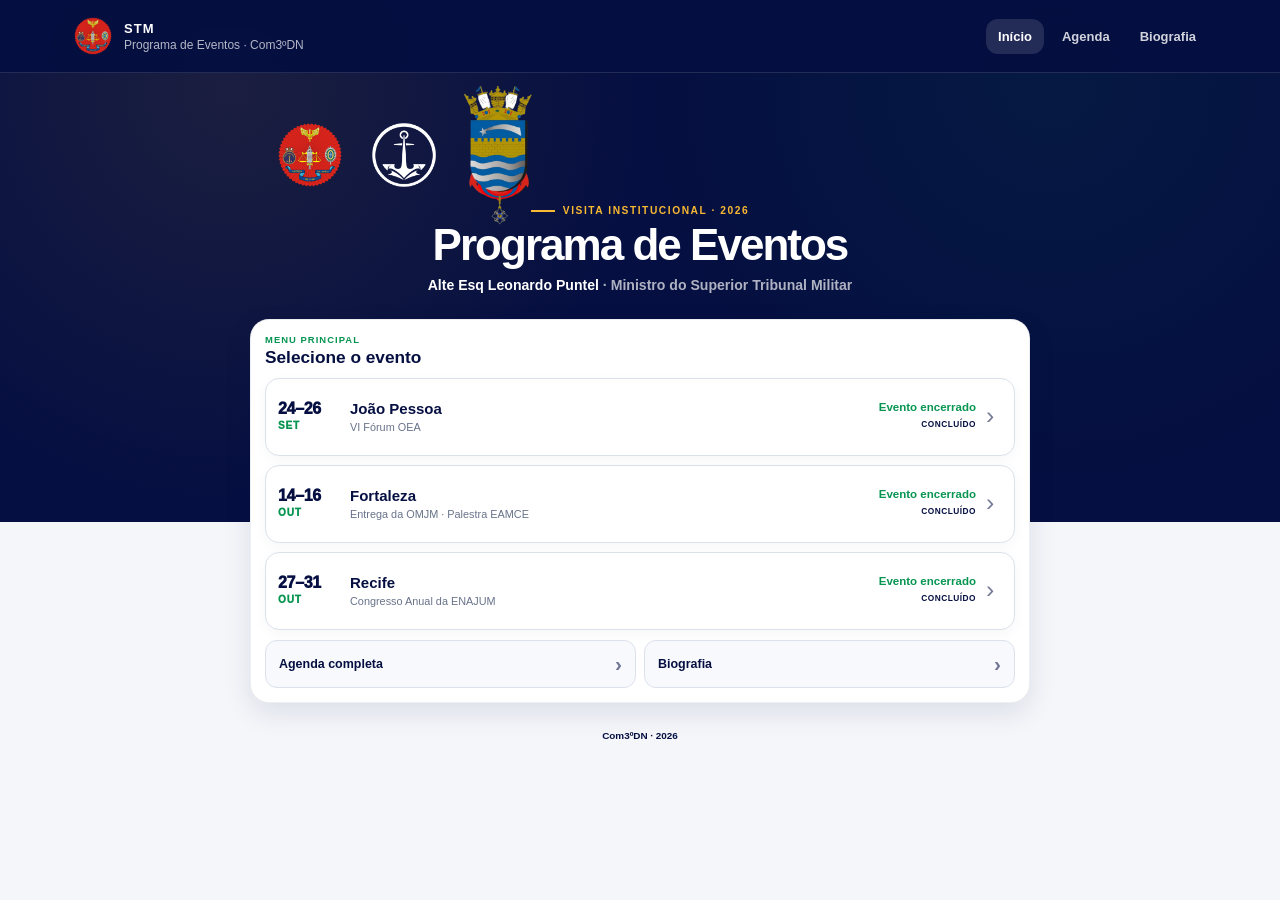
<file: index.html>
<!doctype html>
<html lang="pt-BR">
<head>
  <meta charset="utf-8">
  <meta name="viewport" content="width=device-width, initial-scale=1, viewport-fit=cover">
  <meta name="apple-mobile-web-app-capable" content="yes">
  <meta name="apple-mobile-web-app-status-bar-style" content="black-translucent">
  <meta name="mobile-web-app-capable" content="yes">
  <meta name="theme-color" content="#050F41">
  <meta name="description" content="Programa de eventos da visita do Almirante de Esquadra Leonardo Puntel na área do Comando do 3º Distrito Naval.">
  <title>Programa de Eventos — Alte Esq Leonardo Puntel</title>
  <link rel="manifest" href="manifest.webmanifest">
  <link rel="icon" href="assets/img/brasao-stm.png">
  <link rel="stylesheet" href="css/styles.css">
</head>
<body data-page="home" class="landing-page">
<a class="skip-link" href="#conteudo">Ir para o conteúdo</a>

<header class="site-header landing-desktop-header">
  <div class="header-inner">
    <div class="brand-mini">
      <img src="assets/img/brasao-stm.png" alt="Brasão do Superior Tribunal Militar">
      <div><strong>STM</strong><span>Programa de Eventos · Com3ºDN</span></div>
    </div>
    <nav class="main-nav" aria-label="Navegação principal">
      <a href="index.html" data-nav="home">Início</a>
      <a href="agenda.html" data-nav="agenda">Agenda</a>
      <a href="biografia.html" data-nav="bio">Biografia</a>
    </nav>
  </div>
</header>

<main id="conteudo" class="landing-shell landing-menu-only">
  <section class="landing-hero landing-hero-compact" aria-labelledby="landing-title">
    <div class="landing-logos" aria-label="Identidades institucionais">
      <div class="landing-logo-cell"><img src="assets/img/brasao-stm.png" alt="Brasão do Superior Tribunal Militar"></div>
      <div class="landing-logo-cell"><img src="assets/img/marca-marinha-branca.png" alt="Marca da Marinha do Brasil em branco"></div>
      <div class="landing-logo-cell"><img class="landing-logo-com3dn" src="assets/img/brasao-com3dn.png" alt="Brasão do Comando do 3º Distrito Naval"></div>
    </div>
    <div class="landing-kicker">Visita Institucional · 2026</div>
    <h1 id="landing-title">Programa de Eventos</h1>
    <p class="landing-authority-line">Alte Esq Leonardo Puntel <span>· Ministro do Superior Tribunal Militar</span></p>
  </section>

  <section class="landing-actions" aria-labelledby="menu-title">
    <div class="landing-card landing-card-menu">
      <div class="landing-card-head landing-card-head-simple">
        <div>
          <span class="landing-card-kicker">Menu principal</span>
          <h2 id="menu-title">Selecione o evento</h2>
        </div>
      </div>

      <div class="landing-grid landing-grid-events">
        <a class="landing-button landing-event-button" href="agenda.html#joao-pessoa" data-event-link="joao-pessoa">
          <span class="landing-date">24–26<br><small>SET</small></span>
          <span class="landing-button-copy"><strong>João Pessoa</strong><small>VI Fórum OEA</small></span>
          <span class="landing-button-meta"><b data-countdown-id="joao-pessoa">--</b><em data-status-id="joao-pessoa"></em></span>
          <span class="landing-chevron" aria-hidden="true">›</span>
        </a>

        <a class="landing-button landing-event-button" href="agenda.html#fortaleza" data-event-link="fortaleza">
          <span class="landing-date">14–16<br><small>OUT</small></span>
          <span class="landing-button-copy"><strong>Fortaleza</strong><small>Entrega da OMJM · Palestra EAMCE</small></span>
          <span class="landing-button-meta"><b data-countdown-id="fortaleza">--</b><em data-status-id="fortaleza"></em></span>
          <span class="landing-chevron" aria-hidden="true">›</span>
        </a>

        <a class="landing-button landing-event-button" href="agenda.html#recife" data-event-link="recife">
          <span class="landing-date">27–31<br><small>OUT</small></span>
          <span class="landing-button-copy"><strong>Recife</strong><small>Congresso Anual da ENAJUM</small></span>
          <span class="landing-button-meta"><b data-countdown-id="recife">--</b><em data-status-id="recife"></em></span>
          <span class="landing-chevron" aria-hidden="true">›</span>
        </a>
      </div>

      <div class="landing-quick-links">
        <a href="agenda.html"><span>Agenda completa</span><b>›</b></a>
        <a href="biografia.html"><span>Biografia</span><b>›</b></a>
      </div>
    </div>
  </section>

  <footer class="landing-footer"><strong>Com3ºDN · 2026</strong></footer>
</main>

<script src="js/data.js"></script>
<script src="js/app.js"></script>
</body>
</html>
</file>
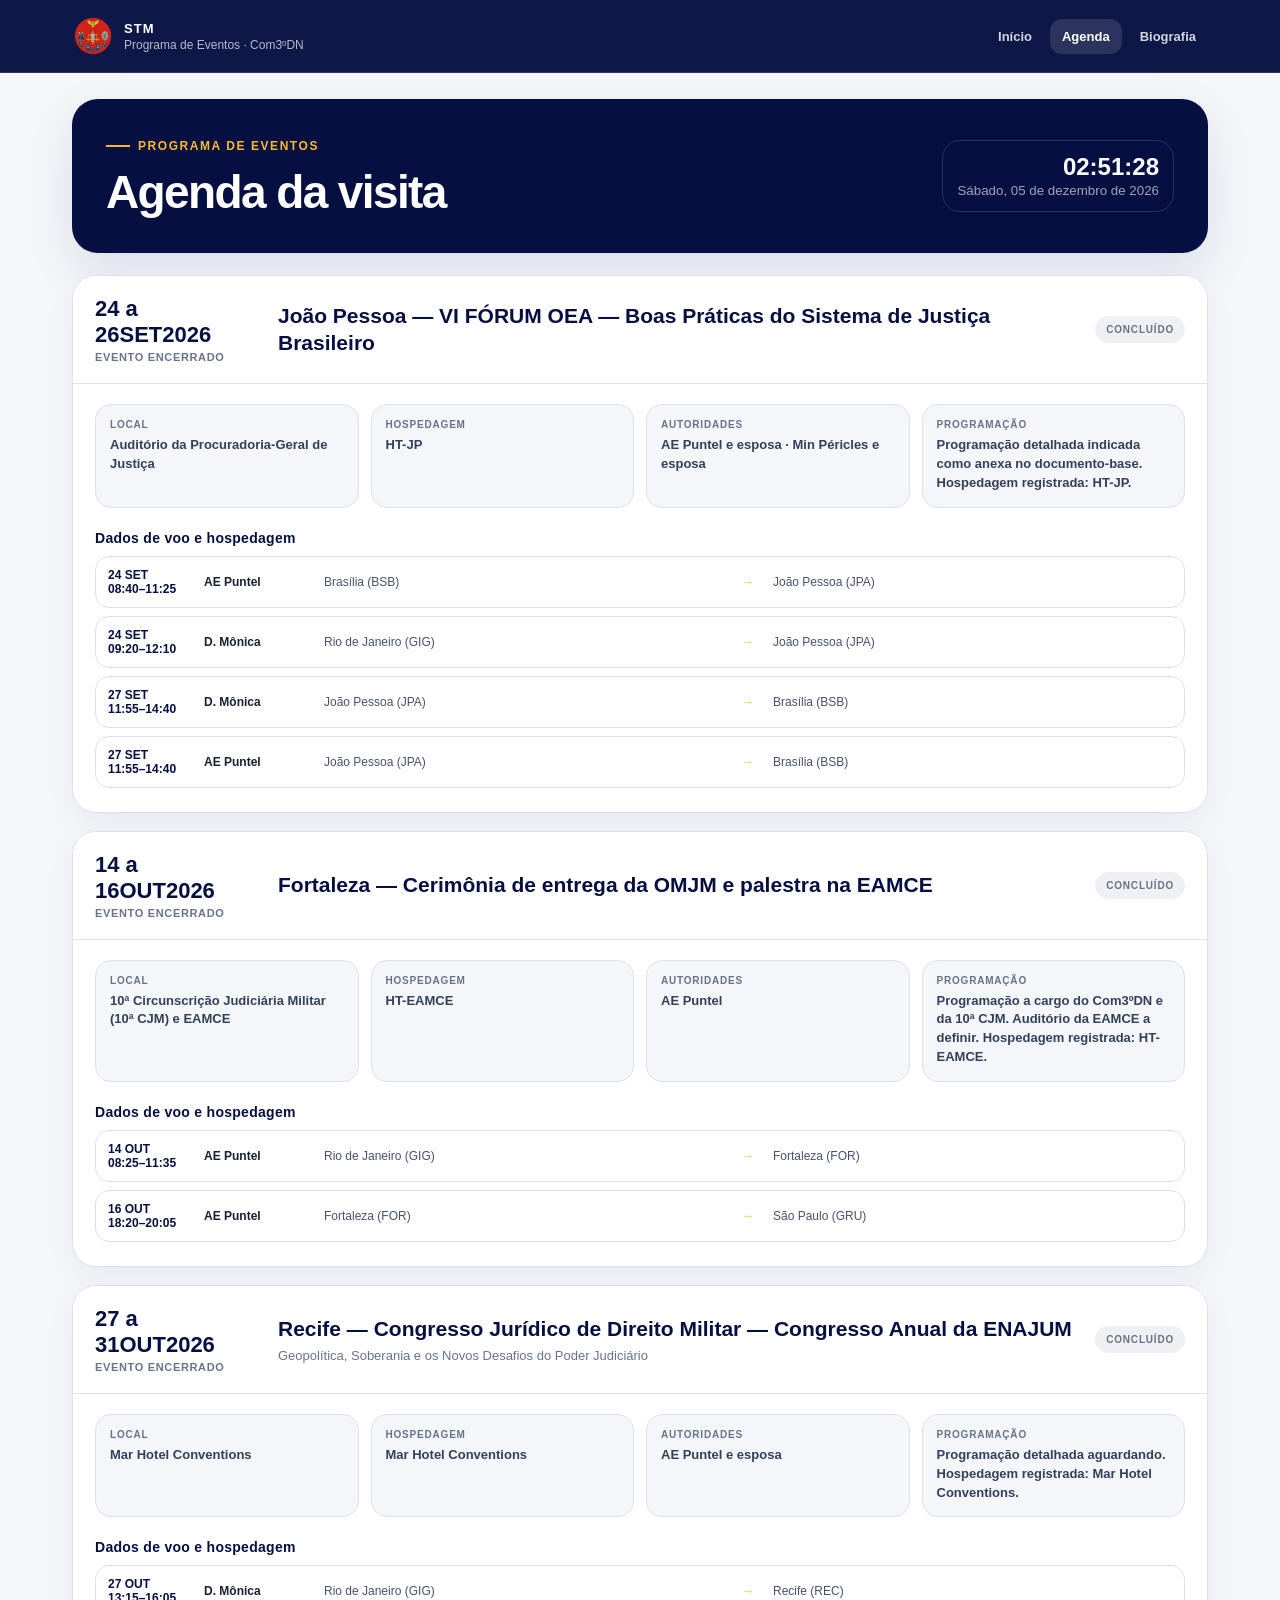
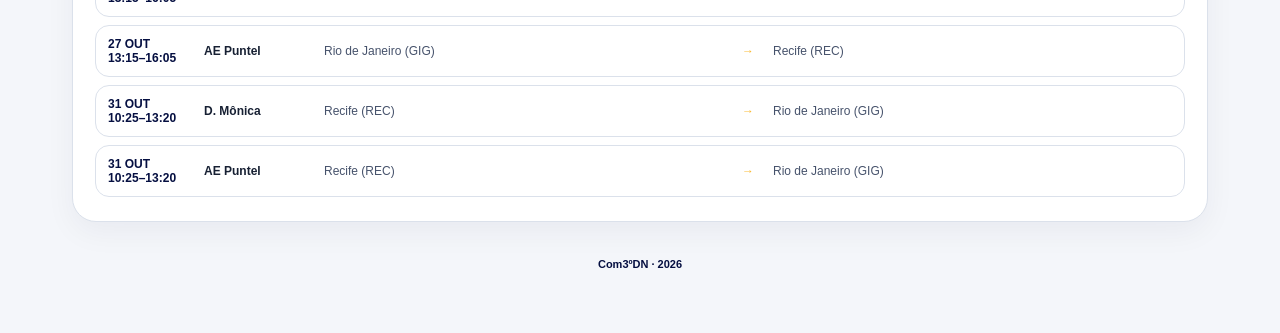
<file: agenda.html>
<!doctype html>
<html lang="pt-BR">
<head>
  <meta charset="utf-8">
  <meta name="viewport" content="width=device-width, initial-scale=1, viewport-fit=cover">
  <meta name="theme-color" content="#050F41">
  <title>Agenda — Alte Esq Leonardo Puntel</title>
  <link rel="manifest" href="manifest.webmanifest">
  <link rel="icon" href="assets/img/brasao-stm.png">
  <link rel="stylesheet" href="css/styles.css">
</head>
<body data-page="agenda">
<a class="skip-link" href="#conteudo">Ir para o conteúdo</a>
<header class="site-header">
  <div class="header-inner">
    <div class="brand-mini"><img src="assets/img/brasao-stm.png" alt="Brasão do Superior Tribunal Militar"><div><strong>STM</strong><span>Programa de Eventos · Com3ºDN</span></div></div>
    <nav class="main-nav" aria-label="Navegação principal"><a href="index.html" data-nav="home">Início</a><a href="agenda.html" data-nav="agenda">Agenda</a><a href="biografia.html" data-nav="bio">Biografia</a></nav>
  </div>
</header>
<main id="conteudo" class="page-shell">
  <section class="page-title-card page-title-card-simple">
    <div><div class="eyebrow">Programa de Eventos</div><h1>Agenda da visita</h1></div>
    <div class="mini-clock"><strong data-live-clock>--:--:--</strong><small data-live-date>--</small></div>
  </section>
  <div id="agenda-stack" class="agenda-stack"></div>
  <footer class="site-footer"><strong>Com3ºDN · 2026</strong></footer>
</main>
<script src="js/data.js"></script>
<script src="js/app.js"></script>
</body>
</html>
</file>
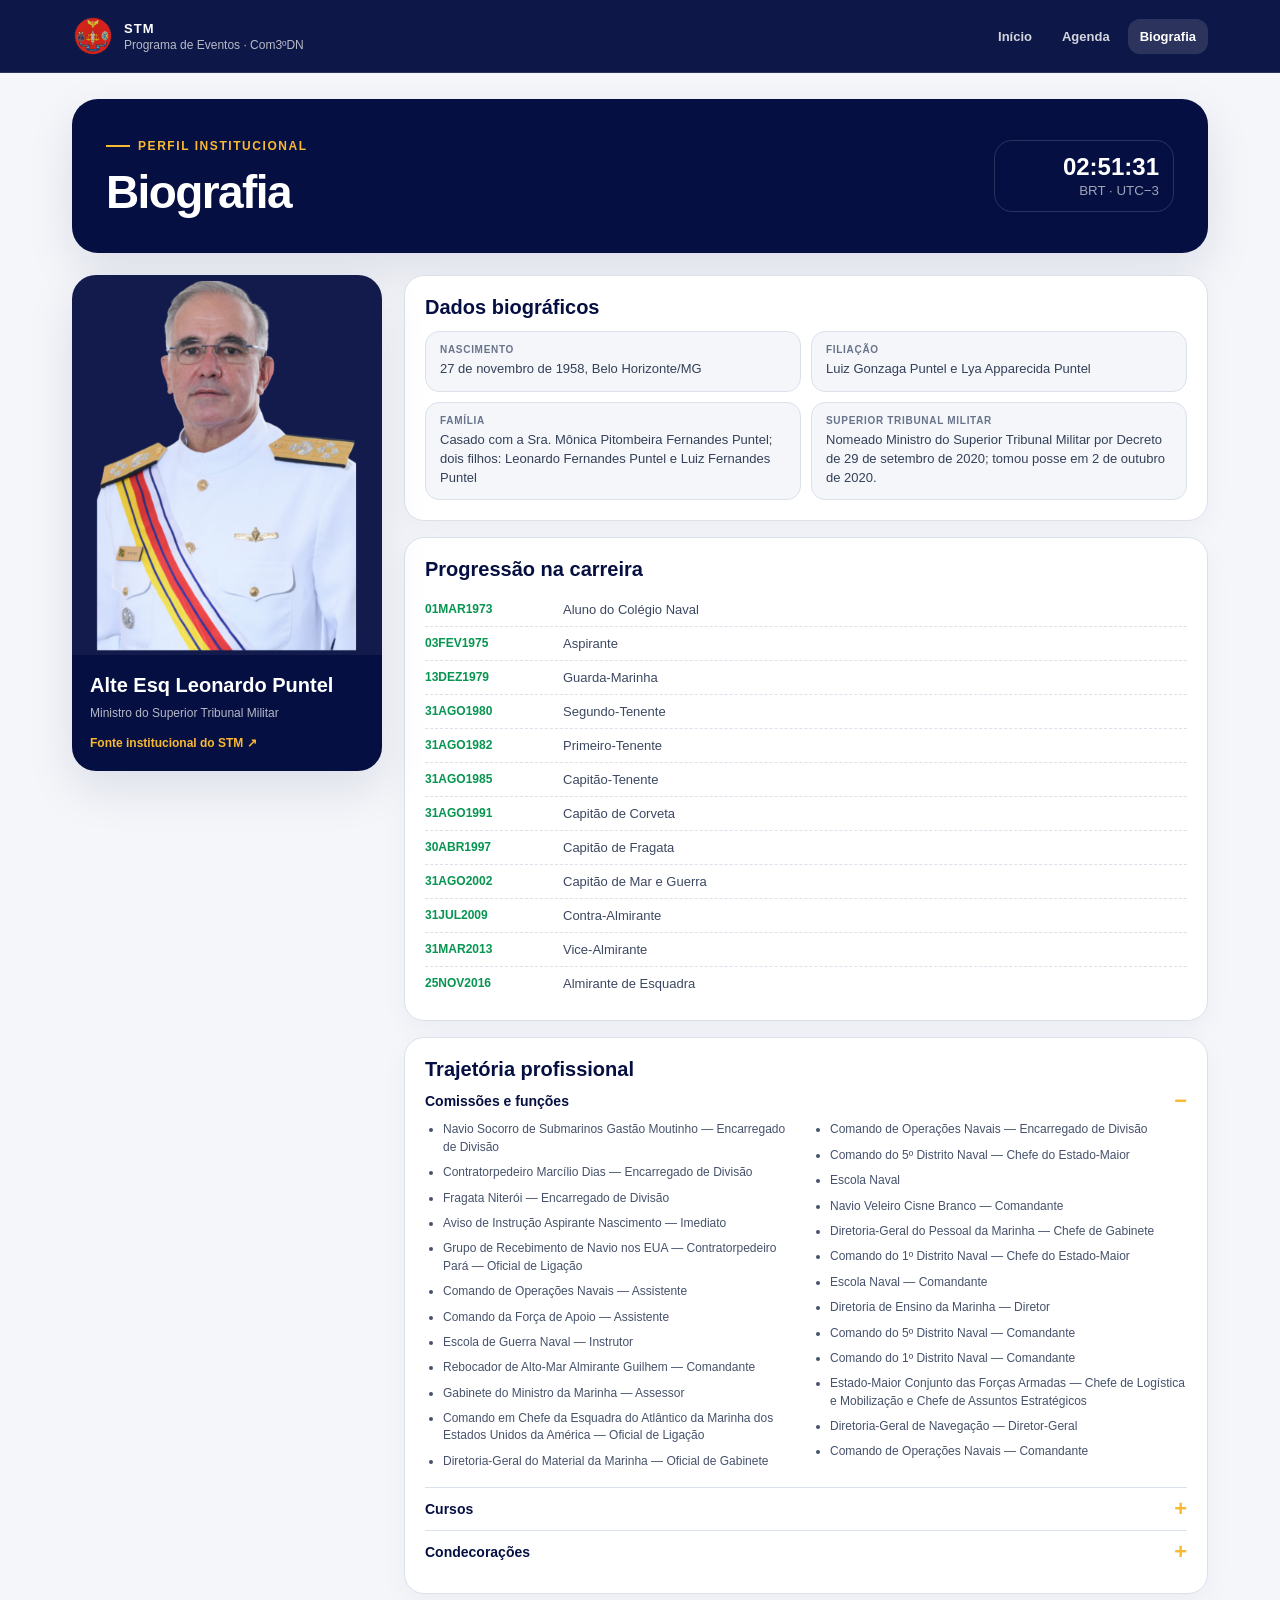
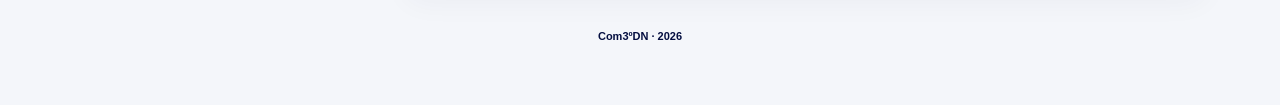
<file: biografia.html>
<!doctype html>
<html lang="pt-BR">
<head>
  <meta charset="utf-8">
  <meta name="viewport" content="width=device-width, initial-scale=1, viewport-fit=cover">
  <meta name="theme-color" content="#050F41">
  <title>Biografia — Alte Esq Leonardo Puntel</title>
  <link rel="manifest" href="manifest.webmanifest">
  <link rel="icon" href="assets/img/brasao-stm.png">
  <link rel="stylesheet" href="css/styles.css">
</head>
<body data-page="bio">
<a class="skip-link" href="#conteudo">Ir para o conteúdo</a>
<header class="site-header">
  <div class="header-inner">
    <div class="brand-mini"><img src="assets/img/brasao-stm.png" alt="Brasão do Superior Tribunal Militar"><div><strong>STM</strong><span>Programa de Eventos · Com3ºDN</span></div></div>
    <nav class="main-nav" aria-label="Navegação principal"><a href="index.html" data-nav="home">Início</a><a href="agenda.html" data-nav="agenda">Agenda</a><a href="biografia.html" data-nav="bio">Biografia</a></nav>
  </div>
</header>
<main id="conteudo" class="page-shell">
  <section class="page-title-card page-title-card-simple">
    <div><div class="eyebrow">Perfil institucional</div><h1>Biografia</h1></div>
    <div class="mini-clock"><strong data-live-clock>--:--:--</strong><small>BRT · UTC−3</small></div>
  </section>

  <div class="bio-layout">
    <aside class="bio-aside">
      <div class="portrait"><img src="assets/img/alte-esq-puntel.png" alt="Retrato oficial do Almirante de Esquadra Leonardo Puntel"></div>
      <div class="bio-mini"><h2>Alte Esq Leonardo Puntel</h2><p>Ministro do Superior Tribunal Militar</p><a href="https://dspace.stm.jus.br/handle/123456789/164437" target="_blank" rel="noopener noreferrer">Fonte institucional do STM ↗</a></div>
    </aside>

    <div class="bio-main">
      <section class="bio-card"><h2>Dados biográficos</h2><div id="bio-facts" class="fact-list"></div></section>
      <section class="bio-card"><h2>Progressão na carreira</h2><div id="rank-timeline" class="timeline"></div></section>
      <section class="bio-card details-card">
        <h2>Trajetória profissional</h2>
        <details open><summary>Comissões e funções</summary><ul id="commissions-list" class="plain-list"></ul></details>
        <details><summary>Cursos</summary><ul id="courses-list" class="plain-list"></ul></details>
        <details><summary>Condecorações</summary><ul id="decorations-list" class="plain-list"></ul></details>
      </section>
    </div>
  </div>
  <footer class="site-footer"><strong>Com3ºDN · 2026</strong></footer>
</main>
<script src="js/data.js"></script>
<script src="js/app.js"></script>
</body>
</html>
</file>
<file: css/styles.css>
:root {
  --navy: #050f41;
  --navy-2: #0a1a59;
  --green: #079551;
  --gold: #fab932;
  --red: #c42126;
  --bg: #f4f6fa;
  --surface: #ffffff;
  --surface-2: #eef2f8;
  --text: #172033;
  --muted: #68738a;
  --line: #dbe1eb;
  --shadow: 0 18px 48px rgba(5, 15, 65, 0.10);
  --radius: 22px;
  --header-h: 72px;
}

* { box-sizing: border-box; }
html { scroll-behavior: smooth; }
body {
  margin: 0;
  background: var(--bg);
  color: var(--text);
  font-family: Roboto, Arial, Helvetica, sans-serif;
  -webkit-font-smoothing: antialiased;
  text-rendering: optimizeLegibility;
}

img { max-width: 100%; display: block; }
a { color: inherit; }
button, a { -webkit-tap-highlight-color: transparent; }

.skip-link {
  position: absolute;
  left: -999px;
  top: 0;
  z-index: 9999;
  background: #fff;
  color: var(--navy);
  padding: 12px 18px;
}
.skip-link:focus { left: 12px; top: 12px; }

.site-header {
  position: sticky;
  top: 0;
  z-index: 50;
  min-height: var(--header-h);
  background: rgba(5, 15, 65, .96);
  backdrop-filter: blur(12px);
  color: #fff;
  border-bottom: 1px solid rgba(255,255,255,.12);
}
.header-inner {
  max-width: 1180px;
  margin: 0 auto;
  min-height: var(--header-h);
  display: flex;
  align-items: center;
  gap: 18px;
  padding: 10px 22px;
}
.brand-mini {
  display: flex;
  align-items: center;
  gap: 10px;
  min-width: 0;
}
.brand-mini img {
  width: 42px;
  height: 42px;
  object-fit: contain;
}
.brand-mini strong {
  display: block;
  font-size: 13px;
  letter-spacing: .08em;
  text-transform: uppercase;
}
.brand-mini span {
  display: block;
  color: rgba(255,255,255,.70);
  font-size: 12px;
  margin-top: 2px;
}
.main-nav {
  margin-left: auto;
  display: flex;
  gap: 6px;
  align-items: center;
}
.main-nav a {
  color: rgba(255,255,255,.82);
  text-decoration: none;
  font-weight: 700;
  font-size: 13px;
  padding: 10px 12px;
  border-radius: 12px;
}
.main-nav a:hover, .main-nav a[aria-current="page"] {
  background: rgba(255,255,255,.12);
  color: #fff;
}

.page-shell {
  max-width: 1180px;
  margin: 0 auto;
  padding: 26px 22px 60px;
}

.hero {
  overflow: hidden;
  position: relative;
  background: var(--navy);
  color: #fff;
  border-radius: 30px;
  box-shadow: var(--shadow);
  min-height: 520px;
  display: grid;
  grid-template-columns: 1.25fr .75fr;
}
.hero::before {
  content: "";
  position: absolute;
  inset: auto -120px -210px auto;
  width: 560px;
  height: 560px;
  border-radius: 50%;
  border: 90px solid rgba(250,185,50,.08);
}
.hero-copy {
  padding: 58px 48px 44px;
  display: flex;
  flex-direction: column;
  position: relative;
  z-index: 2;
}
.logo-row {
  display: flex;
  align-items: center;
  gap: 18px;
  margin-bottom: 36px;
}
.logo-row .logo-cell {
  width: 78px;
  height: 78px;
  display: grid;
  place-items: center;
  background: transparent;
  padding: 0;
}
.logo-row img { width: 100%; height: 100%; object-fit: contain; transform-origin: center; }
.logo-row .logo-stm { transform: scale(.98); }
.logo-row .logo-mb { transform: scale(.98); }
.logo-row .logo-com3dn { transform: scale(1.75); }
.hero-menu {
  display: none;
  grid-template-columns: repeat(2, minmax(0, 1fr));
  gap: 10px;
  margin-top: 20px;
}
.hero-menu-item {
  min-height: 86px;
  display: flex;
  flex-direction: column;
  justify-content: center;
  gap: 3px;
  padding: 13px 14px;
  border: 1px solid rgba(255,255,255,.16);
  border-radius: 16px;
  background: rgba(255,255,255,.07);
  text-decoration: none;
  color: #fff;
}
.hero-menu-item:active { background: rgba(255,255,255,.14); }
.hero-menu-kicker {
  color: var(--gold);
  text-transform: uppercase;
  letter-spacing: .10em;
  font-size: 9px;
  font-weight: 900;
}
.hero-menu-item strong { font-size: 16px; line-height: 1.15; }
.hero-menu-item small { color: rgba(255,255,255,.62); font-size: 10px; line-height: 1.3; }
.hero-identity { display: block; }
.hero-heading { min-width: 0; }
.hero-mobile-photo { display: none; }
.eyebrow {
  display: inline-flex;
  width: fit-content;
  align-items: center;
  gap: 8px;
  text-transform: uppercase;
  letter-spacing: .13em;
  font-size: 12px;
  font-weight: 800;
  color: var(--gold);
  margin-bottom: 12px;
}
.eyebrow::before { content: ""; width: 24px; height: 2px; background: currentColor; }
.hero h1 .rank-line,
.hero h1 .name-line { display: block; }
.hero h1 .name-line { margin-top: 2px; }
.hero h1 {
  margin: 0;
  font-size: clamp(36px, 5vw, 66px);
  line-height: .98;
  letter-spacing: -.045em;
  max-width: 770px;
}
.hero h1 small {
  display: block;
  margin-top: 14px;
  font-size: clamp(18px, 2vw, 25px);
  line-height: 1.25;
  letter-spacing: -.02em;
  color: rgba(255,255,255,.82);
  font-weight: 500;
}
.hero-role {
  margin: 24px 0 0;
  font-size: 17px;
  line-height: 1.55;
  color: rgba(255,255,255,.78);
  max-width: 660px;
}
.hero-live {
  margin-top: auto;
  padding-top: 32px;
  display: flex;
  gap: 12px;
  align-items: stretch;
  flex-wrap: wrap;
}
.live-clock {
  min-width: 195px;
  border: 1px solid rgba(255,255,255,.18);
  background: rgba(255,255,255,.08);
  border-radius: 18px;
  padding: 14px 16px;
}
.live-clock .label, .live-date .label {
  text-transform: uppercase;
  letter-spacing: .11em;
  font-size: 10px;
  font-weight: 800;
  color: rgba(255,255,255,.62);
}
.live-clock strong {
  display: block;
  font-variant-numeric: tabular-nums;
  font-size: 28px;
  margin-top: 4px;
}
.live-clock small, .live-date small {
  color: rgba(255,255,255,.66);
  font-size: 11px;
}
.live-date {
  min-width: 220px;
  flex: 1;
  border: 1px solid rgba(255,255,255,.18);
  border-radius: 18px;
  padding: 14px 16px;
}
.live-date strong { display: block; margin-top: 6px; font-size: 14px; line-height: 1.35; }

.hero-photo {
  position: relative;
  min-height: 520px;
  display: flex;
  align-items: flex-end;
  justify-content: center;
  background: linear-gradient(180deg, rgba(255,255,255,.02), rgba(255,255,255,.08));
}
.hero-photo::after {
  content: "";
  position: absolute;
  left: 0;
  right: 0;
  bottom: 0;
  height: 44%;
  background: linear-gradient(180deg, transparent, rgba(5,15,65,.42));
}
.hero-photo img {
  width: min(100%, 470px);
  max-height: 520px;
  object-fit: contain;
  object-position: bottom center;
  position: relative;
  z-index: 1;
}
.photo-caption {
  position: absolute;
  z-index: 3;
  left: 20px;
  right: 20px;
  bottom: 18px;
  padding: 12px 14px;
  border: 1px solid rgba(255,255,255,.15);
  border-radius: 14px;
  background: rgba(5,15,65,.58);
  backdrop-filter: blur(12px);
  font-size: 12px;
  color: rgba(255,255,255,.78);
}

.section { margin-top: 26px; }
.section-head {
  display: flex;
  align-items: flex-end;
  justify-content: space-between;
  gap: 18px;
  margin: 0 2px 14px;
}
.section-head h2 {
  margin: 0;
  font-size: 24px;
  letter-spacing: -.025em;
  color: var(--navy);
}
.section-head p { margin: 3px 0 0; color: var(--muted); font-size: 13px; }

.now-next-grid {
  display: grid;
  grid-template-columns: 1fr 1fr;
  gap: 16px;
}
.moment-card {
  background: var(--surface);
  border: 1px solid var(--line);
  border-radius: var(--radius);
  padding: 20px;
  box-shadow: 0 10px 30px rgba(5,15,65,.06);
  min-height: 164px;
  position: relative;
  overflow: hidden;
}
.moment-card.current { border-left: 5px solid var(--green); }
.moment-card.next { border-left: 5px solid var(--gold); }
.moment-card .moment-label {
  text-transform: uppercase;
  letter-spacing: .12em;
  font-size: 10px;
  font-weight: 900;
  color: var(--muted);
}
.moment-card.current .moment-label { color: var(--green); }
.moment-card.next .moment-label { color: #9b6900; }
.moment-card h3 { margin: 10px 0 8px; font-size: 19px; color: var(--navy); line-height: 1.25; }
.moment-card p { margin: 0; color: var(--muted); font-size: 13px; line-height: 1.5; }
.moment-card .moment-meta { margin-top: 14px; display: flex; gap: 8px; flex-wrap: wrap; }

.chip {
  display: inline-flex;
  align-items: center;
  gap: 6px;
  border-radius: 999px;
  padding: 7px 10px;
  background: var(--surface-2);
  color: #44506a;
  font-size: 11px;
  font-weight: 800;
  border: 1px solid var(--line);
}
.chip.green { background: rgba(7,149,81,.10); color: #06733f; border-color: rgba(7,149,81,.20); }
.chip.gold { background: rgba(250,185,50,.16); color: #7b5600; border-color: rgba(250,185,50,.30); }
.chip.navy { background: rgba(5,15,65,.08); color: var(--navy); border-color: rgba(5,15,65,.14); }

.event-grid {
  display: grid;
  grid-template-columns: repeat(3, minmax(0, 1fr));
  gap: 16px;
}
.event-card {
  background: var(--surface);
  border: 1px solid var(--line);
  border-radius: var(--radius);
  overflow: hidden;
  box-shadow: 0 12px 34px rgba(5,15,65,.06);
  display: flex;
  flex-direction: column;
  min-height: 390px;
}
.event-card-top {
  background: var(--navy);
  color: #fff;
  padding: 20px;
  position: relative;
}
.event-card-top::after {
  content: "";
  position: absolute;
  height: 4px;
  left: 0; right: 0; bottom: 0;
  background: var(--gold);
}
.event-card .city {
  display: flex;
  align-items: center;
  gap: 8px;
  text-transform: uppercase;
  letter-spacing: .10em;
  font-weight: 900;
  font-size: 11px;
  color: var(--gold);
}
.event-card h3 { margin: 12px 0 0; font-size: 20px; line-height: 1.25; }
.event-card-body { padding: 18px 20px 20px; display: flex; flex-direction: column; flex: 1; }
.event-card-body dl { margin: 0; display: grid; grid-template-columns: 76px 1fr; gap: 9px 10px; }
.event-card-body dt { color: var(--muted); font-size: 11px; font-weight: 800; text-transform: uppercase; letter-spacing: .06em; }
.event-card-body dd { margin: 0; font-size: 13px; line-height: 1.45; color: #344058; }
.event-card-flights { margin-top: 14px; }
.event-card-flights strong { display:block; font-size:11px; text-transform:uppercase; letter-spacing:.07em; color:var(--muted); margin-bottom:8px; }
.event-card-flights ul { list-style:none; margin:0; padding:0; display:grid; gap:7px; }
.event-card-flights li { font-size:12px; line-height:1.45; color:#33405a; background:var(--bg); border:1px solid var(--line); border-radius:12px; padding:8px 10px; }
.event-card-flights li b { color: var(--navy); }
.countdown {
  margin-top: auto;
  padding-top: 18px;
  display: flex;
  align-items: center;
  justify-content: space-between;
  gap: 10px;
}
.countdown strong { font-size: 18px; color: var(--navy); }
.event-link {
  display: inline-flex;
  align-items: center;
  justify-content: center;
  padding: 9px 12px;
  border-radius: 12px;
  background: var(--navy);
  color: #fff;
  text-decoration: none;
  font-size: 12px;
  font-weight: 800;
}
.event-link:hover { background: var(--navy-2); }

.page-title-card {
  background: var(--navy);
  color: #fff;
  border-radius: 26px;
  padding: 34px 34px;
  box-shadow: var(--shadow);
  display: flex;
  align-items: center;
  justify-content: space-between;
  gap: 24px;
}
.page-title-card h1 { margin: 0; font-size: clamp(30px, 4vw, 46px); letter-spacing: -.035em; }
.page-title-card p { margin: 9px 0 0; color: rgba(255,255,255,.70); max-width: 720px; line-height: 1.55; }
.page-title-card .mini-clock {
  flex: 0 0 auto;
  min-width: 180px;
  border: 1px solid rgba(255,255,255,.15);
  border-radius: 18px;
  padding: 12px 14px;
  text-align: right;
}
.page-title-card .mini-clock strong { display: block; font-size: 24px; font-variant-numeric: tabular-nums; }
.page-title-card .mini-clock small { color: rgba(255,255,255,.62); }

.agenda-stack { display: grid; gap: 18px; margin-top: 22px; }
.agenda-card {
  background: var(--surface);
  border: 1px solid var(--line);
  border-radius: 24px;
  overflow: hidden;
  box-shadow: 0 10px 30px rgba(5,15,65,.05);
}
.agenda-card[data-state="current"] { box-shadow: 0 0 0 2px rgba(7,149,81,.20), 0 12px 34px rgba(5,15,65,.08); }
.agenda-card[data-state="next"] { box-shadow: 0 0 0 2px rgba(250,185,50,.28), 0 12px 34px rgba(5,15,65,.08); }
.agenda-head {
  display: grid;
  grid-template-columns: 165px 1fr auto;
  gap: 18px;
  align-items: center;
  padding: 20px 22px;
  background: #fff;
  border-bottom: 1px solid var(--line);
}
.agenda-date { color: var(--navy); font-weight: 900; }
.agenda-date strong { display: block; font-size: 22px; }
.agenda-date span { display: block; margin-top: 3px; color: var(--muted); font-size: 11px; font-weight: 700; text-transform: uppercase; letter-spacing: .06em; }
.agenda-title h2 { margin: 0; color: var(--navy); font-size: 21px; line-height: 1.25; }
.agenda-title p { margin: 5px 0 0; color: var(--muted); font-size: 13px; }
.status-badge {
  border-radius: 999px;
  padding: 8px 11px;
  font-size: 10px;
  font-weight: 900;
  letter-spacing: .08em;
  text-transform: uppercase;
  background: var(--surface-2);
  color: var(--muted);
  white-space: nowrap;
}
.status-badge.current { background: rgba(7,149,81,.12); color: #06733f; }
.status-badge.next { background: rgba(250,185,50,.20); color: #7b5600; }
.status-badge.done { background: #eef0f3; color: #6a7282; }
.agenda-body { padding: 20px 22px 24px; }
.info-grid {
  display: grid;
  grid-template-columns: repeat(4, minmax(0, 1fr));
  gap: 12px;
}
.info-box {
  background: var(--bg);
  border: 1px solid var(--line);
  border-radius: 16px;
  padding: 14px;
}
.info-box .k { font-size: 10px; text-transform: uppercase; letter-spacing: .08em; font-weight: 900; color: var(--muted); }
.info-box .v { margin-top: 6px; font-size: 13px; line-height: 1.45; color: #33405a; font-weight: 700; }
.subsection-title {
  margin: 22px 0 10px;
  color: var(--navy);
  font-size: 14px;
  letter-spacing: .02em;
}
.flight-list { display: grid; gap: 8px; }
.flight-row {
  display: grid;
  grid-template-columns: 86px 110px minmax(150px, 1fr) 30px minmax(150px, 1fr);
  gap: 10px;
  align-items: center;
  border: 1px solid var(--line);
  border-radius: 14px;
  padding: 11px 12px;
  background: #fff;
  font-size: 12px;
}
.flight-row time { font-weight: 900; color: var(--navy); }
.flight-row .passenger { font-weight: 800; }
.flight-row .route { color: #46526b; }
.flight-row .arrow { color: var(--gold); font-weight: 900; text-align: center; }

.bio-layout {
  display: grid;
  grid-template-columns: 310px 1fr;
  gap: 22px;
  margin-top: 22px;
  align-items: start;
}
.bio-aside {
  position: sticky;
  top: calc(var(--header-h) + 18px);
  background: var(--navy);
  color: #fff;
  border-radius: 24px;
  overflow: hidden;
  box-shadow: var(--shadow);
}
.bio-aside .portrait { background: rgba(255,255,255,.05); min-height: 320px; display:flex; align-items:flex-end; }
.bio-aside .portrait img { width: 100%; max-height: 380px; object-fit: contain; object-position: bottom; }
.bio-aside .bio-mini { padding: 18px 18px 20px; }
.bio-aside .bio-mini h2 { margin: 0; font-size: 20px; line-height: 1.2; }
.bio-aside .bio-mini p { margin: 7px 0 0; color: rgba(255,255,255,.70); font-size: 12px; line-height: 1.5; }
.bio-aside .bio-mini a { display: inline-flex; margin-top: 14px; color: var(--gold); font-size: 12px; font-weight: 800; text-decoration: none; }
.bio-main { display: grid; gap: 16px; }
.bio-card {
  background: var(--surface);
  border: 1px solid var(--line);
  border-radius: 20px;
  padding: 20px;
  box-shadow: 0 10px 28px rgba(5,15,65,.04);
}
.bio-card h2 { margin: 0 0 12px; color: var(--navy); font-size: 20px; }
.bio-card p { color: #45516a; line-height: 1.6; font-size: 13px; }
.fact-list { display: grid; grid-template-columns: 1fr 1fr; gap: 10px; }
.fact { padding: 12px 14px; border-radius: 14px; background: var(--bg); border: 1px solid var(--line); }
.fact strong { display: block; color: var(--muted); font-size: 10px; text-transform: uppercase; letter-spacing: .07em; }
.fact span { display: block; margin-top: 5px; color: #344058; font-size: 13px; line-height: 1.45; }
.timeline { display: grid; gap: 0; }
.timeline-row { display: grid; grid-template-columns: 120px 1fr; gap: 18px; padding: 9px 0; border-bottom: 1px dashed var(--line); }
.timeline-row:last-child { border-bottom: 0; }
.timeline-row time { color: var(--green); font-weight: 900; font-size: 12px; }
.timeline-row span { color: #3c4861; font-size: 13px; }
.details-card details { border-top: 1px solid var(--line); padding: 13px 0; }
.details-card details:first-of-type { border-top: 0; padding-top: 0; }
.details-card summary { cursor: pointer; list-style: none; display:flex; justify-content:space-between; gap: 14px; color: var(--navy); font-weight: 900; font-size: 14px; }
.details-card summary::-webkit-details-marker { display:none; }
.details-card summary::after { content: "+"; color: var(--gold); font-size: 22px; line-height: 16px; }
.details-card details[open] summary::after { content: "−"; }
.plain-list { margin: 12px 0 0; padding-left: 18px; columns: 2; column-gap: 30px; }
.plain-list li { break-inside: avoid; margin: 0 0 8px; color: #46526b; font-size: 12px; line-height: 1.45; }

.site-footer {
  margin-top: 34px;
  color: var(--muted);
  font-size: 11px;
  line-height: 1.55;
  text-align: center;
}
.site-footer strong { color: var(--navy); }

.notice {
  border: 1px solid rgba(250,185,50,.45);
  background: rgba(250,185,50,.12);
  color: #684900;
  border-radius: 16px;
  padding: 13px 15px;
  font-size: 12px;
  line-height: 1.5;
  margin-top: 16px;
}

@media (max-width: 980px) {
  .event-grid { grid-template-columns: 1fr; }
  .event-card { min-height: 0; }
  .info-grid { grid-template-columns: 1fr 1fr; }
  .flight-row { grid-template-columns: 80px 96px minmax(130px, 1fr) 24px minmax(130px, 1fr); }
  .bio-layout { grid-template-columns: 250px 1fr; }
}

/* Mobile/tablet-first: a primeira dobra privilegia identidade, título e menu. */
@media (max-width: 900px) {
  .page-shell { padding-top: 16px; }
  .hero {
    grid-template-columns: 1fr;
    min-height: auto;
    border-radius: 26px;
  }
  .hero-copy {
    order: 1;
    padding: 28px 26px 26px;
  }
  .hero-photo { display: none; }
  .photo-caption { display: none; }
  .hero-identity {
    display: grid;
    grid-template-columns: minmax(0, 1fr) minmax(150px, 31%);
    align-items: end;
    gap: 18px;
  }
  .hero-mobile-photo {
    display: flex;
    align-items: flex-end;
    justify-content: center;
    align-self: stretch;
    min-height: 205px;
    overflow: hidden;
    border-radius: 20px;
    background: rgba(255,255,255,.045);
    border: 1px solid rgba(255,255,255,.10);
  }
  .hero-mobile-photo img {
    width: 100%;
    height: 100%;
    max-height: 245px;
    object-fit: contain;
    object-position: bottom center;
  }
  .logo-row {
    justify-content: center;
    gap: 18px;
    margin-bottom: 22px;
  }
  .logo-row .logo-cell { width: 66px; height: 66px; }
  .logo-row .logo-com3dn { transform: scale(1.80); }
  .hero-menu { display: grid; }
  .hero h1 { max-width: 760px; font-size: clamp(30px, 5.8vw, 43px); line-height: 1.02; }
  .hero h1 small { font-size: clamp(15px, 2.3vw, 20px); margin-top: 10px; }
  .hero-live { margin-top: 20px; padding-top: 0; }
}

@media (max-width: 760px) {
  :root { --header-h: 62px; }
  .header-inner { padding: 7px 12px; gap: 8px; }
  .brand-mini img { width: 38px; height: 38px; }
  .brand-mini span { display: none; }
  .brand-mini strong { font-size: 12px; }
  .main-nav { gap: 1px; }
  .main-nav a { font-size: 10.5px; padding: 9px 8px; }
  .page-shell { padding: 10px 10px 44px; }
  .hero { border-radius: 22px; }
  .hero-copy { padding: 24px 18px 22px; }
  .logo-row { gap: 14px; margin-bottom: 20px; }
  .logo-row .logo-cell { width: 58px; height: 58px; }
  .logo-row .logo-com3dn { transform: scale(1.82); }
  .eyebrow { font-size: 10px; margin-bottom: 9px; }
  .eyebrow::before { width: 20px; }
  .hero-identity {
    grid-template-columns: minmax(0, 1fr) minmax(112px, 34%);
    gap: 12px;
    align-items: end;
  }
  .hero-mobile-photo { min-height: 176px; border-radius: 16px; }
  .hero-mobile-photo img { max-height: 205px; }
  .hero h1 { font-size: clamp(25px, 7.2vw, 34px); line-height: 1.03; letter-spacing: -.035em; }
  .hero h1 small { font-size: 14px; margin-top: 8px; line-height: 1.25; }
  .hero-role {
    margin-top: 14px;
    font-size: 12.5px;
    line-height: 1.5;
    display: -webkit-box;
    -webkit-line-clamp: 3;
    -webkit-box-orient: vertical;
    overflow: hidden;
  }
  .hero-menu { gap: 8px; margin-top: 17px; }
  .hero-menu-item { min-height: 80px; padding: 11px 12px; border-radius: 14px; }
  .hero-menu-item strong { font-size: 15px; }
  .hero-menu-item small { font-size: 9.5px; }
  .hero-live { gap: 8px; margin-top: 16px; }
  .live-clock, .live-date { min-width: 0; width: 100%; padding: 12px 13px; border-radius: 14px; }
  .live-clock strong { font-size: 24px; }
  .now-next-grid { grid-template-columns: 1fr; }
  .section { margin-top: 20px; }
  .section-head { align-items: flex-start; flex-direction: column; gap: 4px; }
  .page-title-card { border-radius: 22px; padding: 24px 20px; align-items: flex-start; flex-direction: column; }
  .page-title-card .mini-clock { width: 100%; text-align: left; }
  .agenda-head { grid-template-columns: 1fr auto; gap: 8px 12px; padding: 18px 16px; }
  .agenda-date { grid-column: 1 / -1; }
  .agenda-title h2 { font-size: 18px; }
  .agenda-body { padding: 16px; }
  .info-grid { grid-template-columns: 1fr; }
  .flight-row { grid-template-columns: 1fr auto; gap: 5px 10px; padding: 12px; }
  .flight-row time { grid-column: 1; }
  .flight-row .passenger { grid-column: 2; grid-row: 1; text-align: right; }
  .flight-row .route.from { grid-column: 1 / -1; }
  .flight-row .arrow { display: none; }
  .flight-row .route.to { grid-column: 1 / -1; color: var(--navy); font-weight: 800; }
  .bio-layout { grid-template-columns: 1fr; }
  .bio-aside { position: static; }
  .bio-aside .portrait { min-height: 300px; }
  .bio-aside .portrait img { max-height: 350px; }
  .fact-list { grid-template-columns: 1fr; }
  .timeline-row { grid-template-columns: 92px 1fr; gap: 12px; }
  .plain-list { columns: 1; }
}

@media (max-width: 390px) {
  .header-inner { padding-inline: 9px; }
  .main-nav a { padding-inline: 6px; }
  .logo-row { gap: 11px; }
  .logo-row .logo-cell { width: 54px; height: 54px; }
  .hero-menu { grid-template-columns: 1fr 1fr; }
  .hero-menu-item { min-height: 76px; }
  .hero-identity { grid-template-columns: minmax(0, 1fr) 116px; gap: 10px; }
  .hero-mobile-photo { min-height: 164px; }
  .hero-mobile-photo img { max-height: 190px; }
  .hero h1 { font-size: clamp(24px, 7vw, 29px); }
  .hero h1 small { font-size: 12.5px; }
}


/* v5 — HOME mobile/tablet: primeira dobra limpa, com menu como elemento principal. */
@media (max-width: 900px) {
  body[data-page="home"] .page-shell {
    padding: 10px 10px 44px;
  }
  body[data-page="home"] .hero {
    border-radius: 22px;
    min-height: auto;
  }
  body[data-page="home"] .hero-copy {
    padding: 20px 18px 20px;
  }
  body[data-page="home"] .logo-row {
    justify-content: flex-start;
    gap: 15px;
    margin-bottom: 16px;
    min-height: 60px;
  }
  body[data-page="home"] .logo-row .logo-cell {
    width: 56px;
    height: 56px;
  }
  body[data-page="home"] .logo-row .logo-com3dn {
    transform: scale(1.82);
  }
  body[data-page="home"] .hero-identity {
    display: grid;
    grid-template-columns: minmax(0, 1fr) 118px;
    align-items: center;
    gap: 12px;
  }
  body[data-page="home"] .hero-heading {
    align-self: center;
  }
  body[data-page="home"] .eyebrow {
    font-size: 9px;
    margin-bottom: 7px;
    letter-spacing: .11em;
  }
  body[data-page="home"] .eyebrow::before { width: 18px; }
  body[data-page="home"] .hero h1 {
    font-size: 25px;
    line-height: 1.02;
    letter-spacing: -.035em;
    max-width: none;
  }
  body[data-page="home"] .hero h1 .rank-line {
    font-size: .82em;
    font-weight: 680;
    color: rgba(255,255,255,.90);
    letter-spacing: -.025em;
  }
  body[data-page="home"] .hero h1 .name-line {
    margin-top: 4px;
    font-size: 1em;
    font-weight: 800;
  }
  body[data-page="home"] .hero h1 small {
    margin-top: 8px;
    font-size: 12.5px;
    line-height: 1.25;
    color: rgba(255,255,255,.72);
  }
  body[data-page="home"] .hero-mobile-photo {
    display: flex;
    width: 118px;
    height: 148px;
    min-height: 0;
    align-items: flex-end;
    justify-content: center;
    overflow: visible;
    border: 0;
    border-radius: 0;
    background: transparent;
  }
  body[data-page="home"] .hero-mobile-photo img {
    width: 100%;
    height: 100%;
    max-height: 148px;
    object-fit: contain;
    object-position: bottom center;
  }
  body[data-page="home"] .hero-role,
  body[data-page="home"] .hero-live {
    display: none;
  }
  body[data-page="home"] .hero-menu {
    display: grid;
    grid-template-columns: repeat(2, minmax(0, 1fr));
    gap: 9px;
    margin-top: 16px;
  }
  body[data-page="home"] .hero-menu-item {
    min-height: 78px;
    padding: 12px 13px;
    border-radius: 14px;
    background: rgba(255,255,255,.08);
  }
  body[data-page="home"] .hero-menu-item strong { font-size: 15px; }
  body[data-page="home"] .hero-menu-item small { font-size: 9.5px; }
  body[data-page="home"] .section:first-of-type { margin-top: 18px; }
}

@media (max-width: 760px) {
  body[data-page="home"] .site-header { min-height: 58px; }
  body[data-page="home"] .header-inner { min-height: 58px; }
  body[data-page="home"] .main-nav { display: none; }
  body[data-page="home"] .brand-mini img { width: 36px; height: 36px; }
  body[data-page="home"] .brand-mini strong { font-size: 12px; }
  body[data-page="home"] .hero-copy { padding: 18px 16px 18px; }
  body[data-page="home"] .logo-row {
    gap: 12px;
    margin-bottom: 14px;
  }
  body[data-page="home"] .logo-row .logo-cell { width: 52px; height: 52px; }
  body[data-page="home"] .hero-identity {
    grid-template-columns: minmax(0, 1fr) 106px;
    gap: 10px;
  }
  body[data-page="home"] .hero-mobile-photo {
    width: 106px;
    height: 134px;
  }
  body[data-page="home"] .hero-mobile-photo img { max-height: 134px; }
  body[data-page="home"] .hero h1 { font-size: 23px; }
  body[data-page="home"] .hero h1 small { font-size: 11.5px; }
  body[data-page="home"] .hero-menu { margin-top: 14px; gap: 8px; }
  body[data-page="home"] .hero-menu-item { min-height: 72px; padding: 10px 11px; }
  body[data-page="home"] .hero-menu-kicker { font-size: 8px; }
  body[data-page="home"] .hero-menu-item strong { font-size: 14px; }
  body[data-page="home"] .hero-menu-item small { font-size: 9px; }
}

@media (max-width: 390px) {
  body[data-page="home"] .hero-identity {
    grid-template-columns: minmax(0, 1fr) 96px;
    gap: 8px;
  }
  body[data-page="home"] .hero-mobile-photo {
    width: 96px;
    height: 122px;
  }
  body[data-page="home"] .hero-mobile-photo img { max-height: 122px; }
  body[data-page="home"] .hero h1 { font-size: 21.5px; }
  body[data-page="home"] .hero h1 small { font-size: 10.8px; }
  body[data-page="home"] .logo-row .logo-cell { width: 49px; height: 49px; }
}

@media (prefers-reduced-motion: reduce) {
  html { scroll-behavior: auto; }
  * { transition: none !important; animation: none !important; }
}

/* =========================================================
   HOME — LAYOUT MOBILE/TABLET INSPIRADO NO PROGRAMA VAlte BELARMINO
   ========================================================= */
.landing-page {
  min-height: 100dvh;
  background:
    radial-gradient(circle at 16% 10%, rgba(250,185,50,.10), transparent 23rem),
    radial-gradient(circle at 88% 8%, rgba(7,149,81,.08), transparent 22rem),
    linear-gradient(180deg, var(--navy) 0 61%, var(--bg) 61% 100%);
}
.landing-shell {
  max-width: 960px;
  margin: 0 auto;
  padding: 0 12px calc(24px + env(safe-area-inset-bottom));
}
.landing-hero {
  color: #fff;
  padding: calc(18px + env(safe-area-inset-top)) 4px 24px;
}
.landing-logos {
  display: flex;
  align-items: center;
  justify-content: center;
  gap: 17px;
  margin-bottom: 22px;
  min-height: 68px;
}
.landing-logo-cell {
  width: 58px;
  height: 58px;
  display: grid;
  place-items: center;
  overflow: visible;
}
.landing-logo-cell img {
  width: 100%;
  height: 100%;
  object-fit: contain;
  transform-origin: center;
}
/* +20% em relação ao ajuste anterior do Com3ºDN */
.landing-logo-cell .landing-logo-com3dn { transform: scale(2.18); }
.landing-kicker {
  color: var(--gold);
  text-transform: uppercase;
  letter-spacing: .15em;
  font-size: .64rem;
  font-weight: 900;
  margin-bottom: 7px;
}
.landing-kicker::before {
  content: "";
  display: inline-block;
  width: 24px;
  height: 2px;
  background: currentColor;
  vertical-align: middle;
  margin-right: 8px;
}
.landing-hero h1 {
  margin: 0;
  font-size: clamp(2rem, 8.5vw, 3.1rem);
  line-height: .98;
  letter-spacing: -.045em;
}
.landing-authority-row {
  margin-top: 18px;
  display: grid;
  grid-template-columns: minmax(0, 1fr) 96px;
  gap: 14px;
  align-items: center;
}
.landing-authority-copy {
  min-width: 0;
  display: flex;
  flex-direction: column;
  gap: 5px;
}
.landing-authority-copy strong {
  font-size: clamp(1.18rem, 5.2vw, 1.6rem);
  line-height: 1.06;
  letter-spacing: -.025em;
}
.landing-authority-copy span {
  color: rgba(255,255,255,.82);
  font-size: .88rem;
  line-height: 1.3;
}
.landing-authority-copy small {
  color: rgba(255,255,255,.58);
  font-size: .67rem;
  line-height: 1.35;
}
.landing-portrait {
  width: 96px;
  height: 132px;
  justify-self: end;
  overflow: hidden;
  border-radius: 15px 15px 8px 8px;
  border: 2px solid rgba(255,255,255,.16);
  background: rgba(255,255,255,.04);
  box-shadow: 0 12px 26px rgba(0,0,0,.20);
}
.landing-portrait img {
  width: 100%;
  height: 100%;
  object-fit: contain;
  object-position: bottom center;
}
.landing-actions { padding: 0 0 10px; }
.landing-card {
  background: #fff;
  border: 1px solid rgba(5,15,65,.07);
  border-radius: 19px;
  box-shadow: 0 10px 28px rgba(5,15,65,.10);
  padding: 15px;
}
.landing-card-head {
  display: flex;
  align-items: flex-end;
  justify-content: space-between;
  gap: 10px;
  margin-bottom: 12px;
}
.landing-card-kicker {
  display: block;
  color: var(--green);
  text-transform: uppercase;
  letter-spacing: .11em;
  font-size: .59rem;
  font-weight: 900;
  margin-bottom: 3px;
}
.landing-card h2 {
  margin: 0;
  color: var(--navy);
  font-size: 1.08rem;
  line-height: 1.15;
}
.landing-agenda-all {
  flex: 0 0 auto;
  color: var(--navy);
  background: #eef1f8;
  border: 1px solid rgba(5,15,65,.08);
  border-radius: 10px;
  padding: 7px 9px;
  font-size: .67rem;
  font-weight: 900;
  text-decoration: none;
}
.landing-grid { display: grid; gap: 8px; }
.landing-button {
  min-height: 72px;
  display: grid;
  grid-template-columns: 64px minmax(0, 1fr) auto;
  gap: 10px;
  align-items: center;
  padding: 10px 11px;
  border: 1px solid var(--line);
  border-radius: 14px;
  background: #fafbfd;
  text-decoration: none;
  color: var(--text);
}
.landing-button:active { background: #eef2f7; }
.landing-date {
  color: var(--navy);
  font-size: 1rem;
  line-height: .92;
  font-weight: 950;
  letter-spacing: -.02em;
}
.landing-date small {
  display: inline-block;
  margin-top: 5px;
  color: var(--green);
  font-size: .63rem;
  letter-spacing: .08em;
}
.landing-button-copy {
  min-width: 0;
  display: flex;
  flex-direction: column;
  gap: 3px;
}
.landing-button-copy strong {
  color: var(--navy);
  font-size: .94rem;
  line-height: 1.15;
}
.landing-button-copy small {
  color: var(--muted);
  font-size: .68rem;
  line-height: 1.3;
}
.landing-button-meta {
  min-width: 66px;
  display: flex;
  flex-direction: column;
  align-items: flex-end;
  gap: 4px;
  text-align: right;
}
.landing-button-meta b {
  color: var(--green);
  font-size: .62rem;
  line-height: 1.2;
  text-transform: uppercase;
}
.landing-button-meta em {
  min-height: 13px;
  color: var(--navy);
  font-style: normal;
  font-size: .55rem;
  font-weight: 900;
  letter-spacing: .06em;
  text-transform: uppercase;
}
.landing-button-meta em[data-state="current"] { color: var(--green); }
.landing-button-meta em[data-state="next"] { color: #8b6100; }
.landing-button-secondary { background: #fff; }
.landing-profile-icon {
  width: 44px;
  height: 44px;
  display: grid;
  place-items: center;
  border-radius: 50%;
  background: var(--navy);
  color: #fff;
  font-size: 1.5rem;
}
.landing-arrow {
  color: var(--navy);
  font-size: 1.7rem;
  line-height: 1;
  padding-right: 4px;
}
.landing-footer {
  padding: 16px 8px 4px;
  color: var(--muted);
  text-align: center;
  font-size: .62rem;
  line-height: 1.45;
}
.landing-footer strong { color: var(--navy); }

@media (max-width: 900px) {
  .landing-page .landing-desktop-header { display: none; }
}

@media (min-width: 600px) {
  .landing-shell { padding-left: 20px; padding-right: 20px; }
  .landing-hero { padding: 26px 10px 32px; }
  .landing-logos { gap: 22px; margin-bottom: 28px; }
  .landing-logo-cell { width: 68px; height: 68px; }
  .landing-authority-row { grid-template-columns: minmax(0, 1fr) 118px; gap: 22px; max-width: 680px; }
  .landing-portrait { width: 118px; height: 158px; }
  .landing-authority-copy strong { font-size: 1.55rem; }
  .landing-authority-copy span { font-size: .98rem; }
  .landing-grid { grid-template-columns: 1fr 1fr; }
  .landing-button { min-height: 86px; }
}

@media (min-width: 901px) {
  .landing-page {
    background:
      radial-gradient(circle at 18% 10%, rgba(250,185,50,.09), transparent 26rem),
      radial-gradient(circle at 82% 9%, rgba(7,149,81,.08), transparent 26rem),
      linear-gradient(180deg, var(--navy) 0 58%, var(--bg) 58% 100%);
  }
  .landing-shell { padding-top: 18px; }
  .landing-hero { padding: 32px 24px 38px; }
  .landing-logos { justify-content: flex-start; }
  .landing-logo-cell { width: 72px; height: 72px; }
  .landing-hero h1 { font-size: 3.5rem; }
  .landing-authority-row { grid-template-columns: minmax(0, 1fr) 132px; max-width: 720px; }
  .landing-portrait { width: 132px; height: 176px; }
  .landing-authority-copy strong { font-size: 1.7rem; }
  .landing-card { padding: 18px; }
  .landing-grid { grid-template-columns: repeat(2, 1fr); gap: 10px; }
}


/* ===== VERSION 7 — MENU PRINCIPAL LIMPO ===== */
.landing-menu-only {
  max-width: 820px;
}
.landing-hero-compact {
  padding-bottom: 18px;
  text-align: center;
}
.landing-hero-compact .landing-logos {
  margin-bottom: 14px;
}
.landing-hero-compact .landing-kicker {
  margin-left: auto;
  margin-right: auto;
}
.landing-hero-compact h1 {
  font-size: clamp(1.85rem, 8vw, 2.75rem);
  line-height: 1;
}
.landing-authority-line {
  margin: 9px auto 0;
  color: #fff;
  font-size: .88rem;
  font-weight: 800;
  line-height: 1.35;
}
.landing-authority-line span {
  color: rgba(255,255,255,.68);
  font-weight: 600;
}
.landing-card-menu {
  padding: 14px;
}
.landing-card-head-simple {
  margin-bottom: 10px;
}
.landing-grid-events {
  grid-template-columns: 1fr;
  gap: 9px;
}
.landing-event-button {
  grid-template-columns: 62px minmax(0, 1fr) auto 16px;
  min-height: 78px;
  padding: 11px 12px;
  background: #fff;
  box-shadow: 0 4px 14px rgba(5,15,65,.035);
}
.landing-event-button:hover {
  border-color: rgba(5,15,65,.18);
  box-shadow: 0 7px 18px rgba(5,15,65,.07);
}
.landing-button-meta {
  min-width: 82px;
}
.landing-button-meta b {
  font-size: .72rem;
  color: var(--green);
  text-transform: none;
}
.landing-button-meta em {
  font-size: .52rem;
}
.landing-chevron {
  color: var(--navy);
  font-size: 1.55rem;
  line-height: 1;
  opacity: .55;
}
.landing-quick-links {
  display: grid;
  grid-template-columns: 1fr 1fr;
  gap: 8px;
  margin-top: 10px;
}
.landing-quick-links a {
  display: flex;
  align-items: center;
  justify-content: space-between;
  min-height: 48px;
  padding: 0 13px;
  border-radius: 12px;
  border: 1px solid var(--line);
  background: #f7f9fc;
  color: var(--navy);
  text-decoration: none;
  font-size: .78rem;
  font-weight: 900;
}
.landing-quick-links b {
  font-size: 1.3rem;
  opacity: .55;
}
.page-title-card-simple p { display: none; }

@media (max-width: 599px) {
  .landing-page {
    background: linear-gradient(180deg, var(--navy) 0 45%, var(--bg) 45% 100%);
  }
  .landing-shell {
    padding-left: 12px;
    padding-right: 12px;
  }
  .landing-hero-compact {
    padding-top: calc(16px + env(safe-area-inset-top));
    padding-bottom: 16px;
  }
  .landing-logos {
    min-height: 54px;
    gap: 14px;
  }
  .landing-logo-cell {
    width: 52px;
    height: 52px;
  }
  .landing-logo-cell .landing-logo-com3dn {
    transform: scale(2.18);
  }
  .landing-authority-line {
    max-width: 330px;
    font-size: .76rem;
  }
  .landing-authority-line span {
    display: block;
    margin-top: 2px;
    font-size: .68rem;
  }
  .landing-card {
    border-radius: 16px;
  }
  .landing-card h2 {
    font-size: 1rem;
  }
  .landing-event-button {
    grid-template-columns: 55px minmax(0, 1fr) auto 12px;
    gap: 8px;
    min-height: 72px;
    padding: 9px 10px;
  }
  .landing-date { font-size: .91rem; }
  .landing-date small { font-size: .58rem; }
  .landing-button-copy strong { font-size: .9rem; }
  .landing-button-copy small { font-size: .63rem; }
  .landing-button-meta { min-width: 73px; }
  .landing-button-meta b { font-size: .65rem; }
  .landing-footer { padding-top: 12px; }
}

@media (min-width: 600px) {
  .landing-hero-compact {
    padding-top: 28px;
    padding-bottom: 24px;
  }
  .landing-grid-events {
    grid-template-columns: 1fr;
  }
}
</file>
